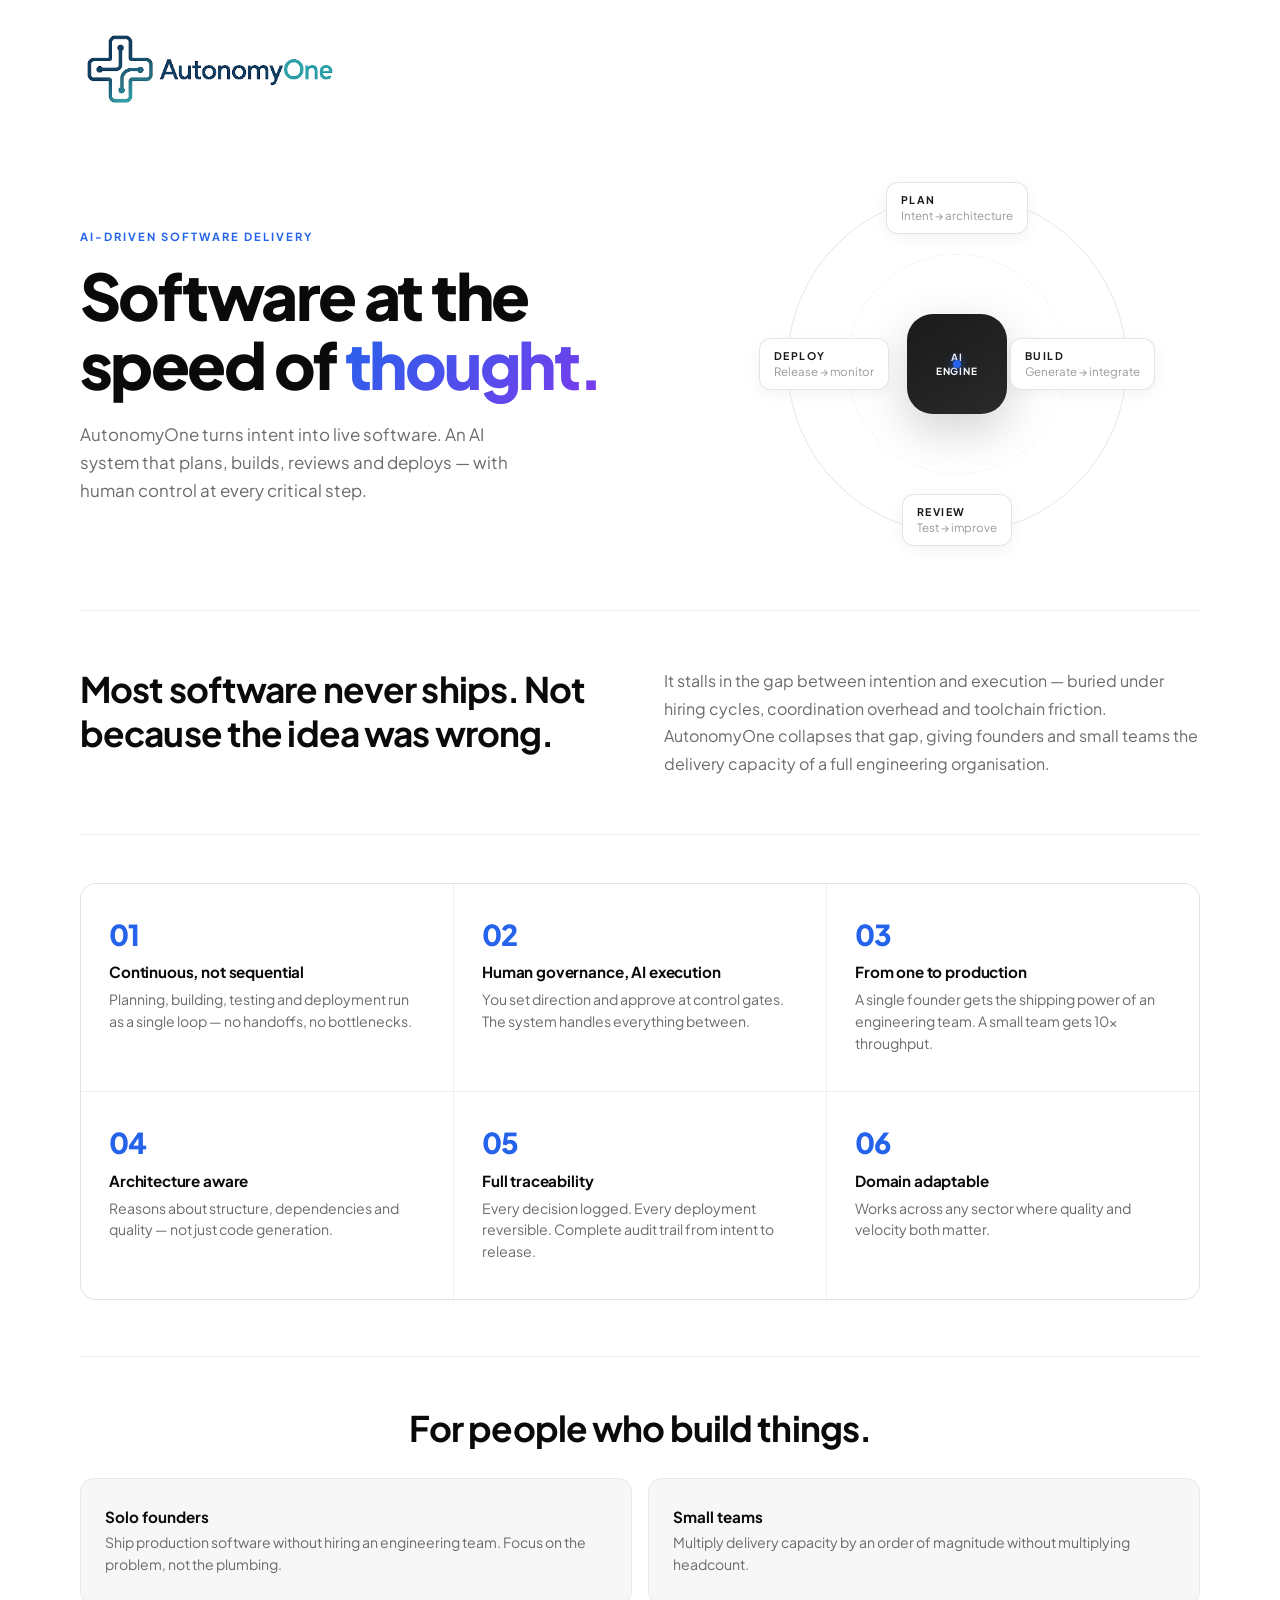
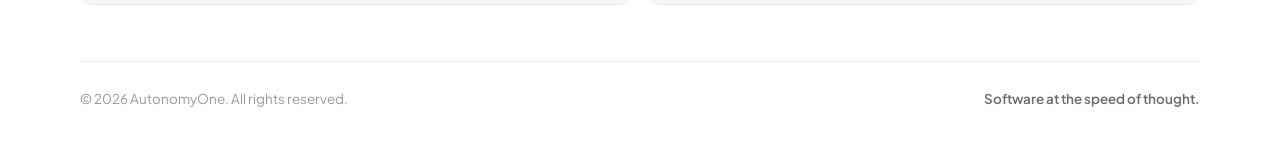
<file: index.html>
<!doctype html>
<html lang="en">
<head>
  <meta charset="utf-8">
  <meta name="viewport" content="width=device-width, initial-scale=1">
  <title>AutonomyOne | Software at the speed of thought</title>
  <meta name="description" content="AutonomyOne turns intent into live software through AI-driven planning, building, reviewing and deployment.">
  <meta name="theme-color" content="#0a0a0a">
  <link rel="icon" type="image/png" href="assets/favicon.png">
  <link rel="preconnect" href="https://fonts.googleapis.com">
  <link rel="preconnect" href="https://fonts.gstatic.com" crossorigin>
  <link href="https://fonts.googleapis.com/css2?family=Plus+Jakarta+Sans:wght@400;500;600;700;800&display=swap" rel="stylesheet">

  <style>
    :root {
      --black: #0a0a0a;
      --ink: #1a1a1a;
      --ink-mid: #404040;
      --muted: #6b6b6b;
      --faint: #999;
      --line: rgba(0,0,0,0.06);
      --line-strong: rgba(0,0,0,0.1);
      --accent: #2563eb;
      --accent-soft: rgba(37,99,235,0.08);
      --surface: #f7f7f8;
      --white: #fff;
    }

    *,*::before,*::after{box-sizing:border-box;margin:0;padding:0}
    html{scroll-behavior:smooth}

    body {
      font-family: 'Plus Jakarta Sans', system-ui, -apple-system, sans-serif;
      color: var(--ink);
      background: var(--white);
      overflow-x: hidden;
      -webkit-font-smoothing: antialiased;
      -moz-osx-font-smoothing: grayscale;
    }

    a{color:inherit;text-decoration:none}

    .wrap {
      width: min(1120px, calc(100% - 48px));
      margin: 0 auto;
    }

    /* ─── HEADER ─── */
    .site-header { padding: 28px 0 0; }

    .brand img {
      display: block;
      width: min(260px, 56vw);
      height: auto;
    }

    /* ─── HERO ─── */
    .hero {
      display: grid;
      grid-template-columns: 1.1fr 0.9fr;
      gap: 40px;
      align-items: center;
      padding: 64px 0 56px;
    }

    .eyebrow {
      display: inline-block;
      font-size: 0.7rem;
      font-weight: 700;
      letter-spacing: 0.18em;
      text-transform: uppercase;
      color: var(--accent);
      margin-bottom: 18px;
      opacity: 0;
      animation: fadeUp .5s ease forwards .15s;
    }

    h1 {
      font-size: clamp(2.6rem, 5vw, 4rem);
      font-weight: 800;
      line-height: 1.08;
      letter-spacing: -0.04em;
      color: var(--black);
      opacity: 0;
      animation: fadeUp .6s ease forwards .25s;
    }

    h1 em {
      font-style: normal;
      background: linear-gradient(135deg, var(--accent), #7c3aed);
      -webkit-background-clip: text;
      background-clip: text;
      color: transparent;
    }

    .lede {
      margin-top: 22px;
      font-size: 1.06rem;
      line-height: 1.65;
      color: var(--muted);
      max-width: 460px;
      opacity: 0;
      animation: fadeUp .6s ease forwards .38s;
    }

    /* ─── LOOP VISUAL ─── */
    .hero-visual {
      display: grid;
      place-items: center;
      opacity: 0;
      animation: fadeIn .8s ease forwards .45s;
    }

    .loop-container {
      position: relative;
      width: 380px;
      height: 380px;
    }

    .orbit {
      position: absolute;
      border-radius: 50%;
      top: 50%; left: 50%;
      transform: translate(-50%,-50%);
    }

    .orbit--outer {
      width: 340px; height: 340px;
      border: 1px solid var(--line-strong);
    }
    .orbit--mid {
      width: 220px; height: 220px;
      border: 1px dashed var(--line);
    }

    .loop-core {
      position: absolute;
      top: 50%; left: 50%;
      transform: translate(-50%,-50%);
      z-index: 2;
      width: 100px; height: 100px;
      border-radius: 26px;
      display: grid;
      place-items: center;
      background: linear-gradient(145deg, var(--ink), #2a2a2a);
      box-shadow: 0 16px 48px rgba(0,0,0,0.18);
    }

    .loop-core span {
      font-size: 0.62rem;
      font-weight: 700;
      letter-spacing: 0.1em;
      text-transform: uppercase;
      color: #fff;
      text-align: center;
      line-height: 1.45;
    }

    .stage {
      position: absolute;
      z-index: 3;
      background: var(--white);
      border: 1px solid var(--line-strong);
      border-radius: 12px;
      padding: 10px 14px;
      box-shadow: 0 4px 16px rgba(0,0,0,0.05);
      white-space: nowrap;
    }

    .stage-label {
      font-size: 0.66rem;
      font-weight: 700;
      letter-spacing: 0.14em;
      text-transform: uppercase;
      color: var(--ink);
    }

    .stage-sub {
      font-size: 0.72rem;
      color: var(--faint);
      margin-top: 2px;
    }

    .stage--plan   { top: 8px; left: 50%; transform: translateX(-50%); }
    .stage--build  { right: -8px; top: 50%; transform: translateY(-50%); }
    .stage--review { bottom: 8px; left: 50%; transform: translateX(-50%); }
    .stage--deploy { left: -8px; top: 50%; transform: translateY(-50%); }

    .particle {
      position: absolute;
      top: 50%; left: 50%;
      width: 8px; height: 8px;
      margin: -4px 0 0 -4px;
      z-index: 4;
      animation: spin 14s linear infinite;
    }

    .particle::before {
      content: "";
      display: block;
      width: 8px; height: 8px;
      border-radius: 50%;
      background: var(--accent);
      box-shadow: 0 0 10px var(--accent), 0 0 28px rgba(37,99,235,0.2);
    }

    @keyframes spin {
      from { transform: rotate(0deg) translateX(170px) rotate(0deg); }
      to   { transform: rotate(360deg) translateX(170px) rotate(-360deg); }
    }

    /* ─── DIVIDER ─── */
    .divider { height: 1px; background: var(--line); }

    /* ─── MANIFESTO ─── */
    .manifesto { padding: 56px 0; }

    .manifesto-inner {
      display: grid;
      grid-template-columns: 1fr 1fr;
      gap: 48px;
      align-items: start;
    }

    .manifesto h2 {
      font-size: clamp(1.6rem, 3vw, 2.2rem);
      font-weight: 700;
      line-height: 1.25;
      letter-spacing: -0.025em;
      color: var(--black);
    }

    .manifesto p {
      font-size: 1rem;
      line-height: 1.72;
      color: var(--muted);
    }

    /* ─── SIGNALS ─── */
    .signals { padding: 48px 0 56px; }

    .signals-grid {
      display: grid;
      grid-template-columns: repeat(3, 1fr);
      gap: 1px;
      background: var(--line);
      border: 1px solid var(--line);
      border-radius: 16px;
      overflow: hidden;
    }

    .signal-cell {
      padding: 36px 28px;
      background: var(--white);
    }

    .signal-num {
      font-size: 1.8rem;
      font-weight: 800;
      color: var(--accent);
      line-height: 1;
      letter-spacing: -0.04em;
    }

    .signal-cell h3 {
      font-size: 0.95rem;
      font-weight: 700;
      letter-spacing: -0.01em;
      margin-top: 14px;
      color: var(--black);
    }

    .signal-cell p {
      margin-top: 8px;
      color: var(--muted);
      font-size: 0.88rem;
      line-height: 1.55;
    }

    /* ─── AUDIENCE ─── */
    .audience { padding: 48px 0 56px; }

    .audience h2 {
      font-size: clamp(1.6rem, 3vw, 2.2rem);
      font-weight: 700;
      letter-spacing: -0.025em;
      color: var(--black);
      margin-bottom: 28px;
      text-align: center;
    }

    .audience-items {
      display: grid;
      grid-template-columns: 1fr 1fr;
      gap: 16px;
    }

    .audience-card {
      padding: 28px 24px;
      border-radius: 14px;
      background: var(--surface);
      border: 1px solid var(--line);
    }

    .audience-card h3 {
      font-size: 0.95rem;
      font-weight: 700;
      margin-bottom: 6px;
      color: var(--black);
    }

    .audience-card p {
      color: var(--muted);
      font-size: 0.88rem;
      line-height: 1.55;
    }

    /* ─── FOOTER ─── */
    footer {
      border-top: 1px solid var(--line);
      padding: 28px 0 36px;
      display: flex;
      justify-content: space-between;
      align-items: center;
      color: var(--faint);
      font-size: 0.84rem;
    }

    footer .tagline {
      font-weight: 600;
      color: var(--muted);
    }

    /* ─── ANIMATIONS ─── */
    @keyframes fadeUp {
      from { opacity:0; transform:translateY(14px) }
      to   { opacity:1; transform:translateY(0) }
    }
    @keyframes fadeIn {
      from { opacity:0 }
      to   { opacity:1 }
    }

    .reveal {
      opacity: 0;
      transform: translateY(16px);
      transition: opacity .5s ease, transform .5s ease;
    }
    .reveal.visible {
      opacity: 1;
      transform: translateY(0);
    }

    /* ─── RESPONSIVE ─── */
    @media (max-width: 960px) {
      .hero {
        grid-template-columns: 1fr;
        padding: 48px 0 40px;
        gap: 32px;
      }
      .hero-visual { order: -1; }
      .loop-container { width: 320px; height: 320px; }
      .orbit--outer { width: 280px; height: 280px; }
      .orbit--mid { width: 180px; height: 180px; }
      .loop-core { width: 86px; height: 86px; border-radius: 22px; }
      .loop-core span { font-size: 0.56rem; }
      @keyframes spin {
        from { transform: rotate(0deg) translateX(140px) rotate(0deg); }
        to   { transform: rotate(360deg) translateX(140px) rotate(-360deg); }
      }
      .signals-grid { grid-template-columns: 1fr 1fr; }
    }

    @media (max-width: 640px) {
      .wrap { width: calc(100% - 28px); }
      .hero { padding: 36px 0 32px; }
      .loop-container { width: 270px; height: 270px; }
      .orbit--outer { width: 240px; height: 240px; }
      .orbit--mid { width: 154px; height: 154px; }
      .loop-core { width: 74px; height: 74px; border-radius: 18px; }
      @keyframes spin {
        from { transform: rotate(0deg) translateX(120px) rotate(0deg); }
        to   { transform: rotate(360deg) translateX(120px) rotate(-360deg); }
      }
      .manifesto { padding: 40px 0; }
      .manifesto-inner { grid-template-columns: 1fr; gap: 16px; }
      .signals { padding: 36px 0 40px; }
      .signals-grid { grid-template-columns: 1fr; }
      .audience { padding: 36px 0 40px; }
      .audience-items { grid-template-columns: 1fr; }
      footer { flex-direction: column; align-items: flex-start; gap: 6px; }
    }

    @media (prefers-reduced-motion: reduce) {
      *,*::before,*::after {
        animation-duration: .01ms !important;
        animation-iteration-count: 1 !important;
        transition-duration: .01ms !important;
      }
    }
  </style>
</head>

<body>

<div class="wrap">

  <header class="site-header">
    <a class="brand" href="/" aria-label="AutonomyOne home">
      <img src="assets/autonomyone-logo.png" alt="AutonomyOne">
    </a>
  </header>

  <main>

    <section class="hero">
      <div class="hero-copy">
        <p class="eyebrow">AI-driven software delivery</p>
        <h1>Software at the<br>speed of <em>thought.</em></h1>
        <p class="lede">
          AutonomyOne turns intent into live software. An AI system that
          plans, builds, reviews and deploys — with human control at
          every critical step.
        </p>
      </div>

      <div class="hero-visual" aria-label="Delivery loop">
        <div class="loop-container">
          <div class="orbit orbit--outer"></div>
          <div class="orbit orbit--mid"></div>
          <div class="loop-core"><span>AI<br>Engine</span></div>

          <div class="stage stage--plan">
            <div class="stage-label">Plan</div>
            <div class="stage-sub">Intent → architecture</div>
          </div>
          <div class="stage stage--build">
            <div class="stage-label">Build</div>
            <div class="stage-sub">Generate → integrate</div>
          </div>
          <div class="stage stage--review">
            <div class="stage-label">Review</div>
            <div class="stage-sub">Test → improve</div>
          </div>
          <div class="stage stage--deploy">
            <div class="stage-label">Deploy</div>
            <div class="stage-sub">Release → monitor</div>
          </div>

          <div class="particle" aria-hidden="true"></div>
        </div>
      </div>
    </section>

    <div class="divider"></div>

    <section class="manifesto reveal">
      <div class="manifesto-inner">
        <h2>Most software never ships. Not because the idea was wrong.</h2>
        <p>
          It stalls in the gap between intention and execution — buried under
          hiring cycles, coordination overhead and toolchain friction. AutonomyOne
          collapses that gap, giving founders and small teams the delivery
          capacity of a full engineering organisation.
        </p>
      </div>
    </section>

    <div class="divider"></div>

    <section class="signals reveal">
      <div class="signals-grid">
        <div class="signal-cell">
          <div class="signal-num">01</div>
          <h3>Continuous, not sequential</h3>
          <p>Planning, building, testing and deployment run as a single loop — no handoffs, no bottlenecks.</p>
        </div>
        <div class="signal-cell">
          <div class="signal-num">02</div>
          <h3>Human governance, AI execution</h3>
          <p>You set direction and approve at control gates. The system handles everything between.</p>
        </div>
        <div class="signal-cell">
          <div class="signal-num">03</div>
          <h3>From one to production</h3>
          <p>A single founder gets the shipping power of an engineering team. A small team gets 10x throughput.</p>
        </div>
        <div class="signal-cell">
          <div class="signal-num">04</div>
          <h3>Architecture aware</h3>
          <p>Reasons about structure, dependencies and quality — not just code generation.</p>
        </div>
        <div class="signal-cell">
          <div class="signal-num">05</div>
          <h3>Full traceability</h3>
          <p>Every decision logged. Every deployment reversible. Complete audit trail from intent to release.</p>
        </div>
        <div class="signal-cell">
          <div class="signal-num">06</div>
          <h3>Domain adaptable</h3>
          <p>Works across any sector where quality and velocity both matter.</p>
        </div>
      </div>
    </section>

    <div class="divider"></div>

    <section class="audience reveal">
      <h2>For people who build things.</h2>
      <div class="audience-items">
        <div class="audience-card">
          <h3>Solo founders</h3>
          <p>Ship production software without hiring an engineering team. Focus on the problem, not the plumbing.</p>
        </div>
        <div class="audience-card">
          <h3>Small teams</h3>
          <p>Multiply delivery capacity by an order of magnitude without multiplying headcount.</p>
        </div>
      </div>
    </section>

  </main>

  <footer>
    <span>&copy; 2026 AutonomyOne. All rights reserved.</span>
    <span class="tagline">Software at the speed of thought.</span>
  </footer>

</div>

<script>
  const obs = new IntersectionObserver(entries => {
    entries.forEach(e => {
      if (e.isIntersecting) { e.target.classList.add('visible'); obs.unobserve(e.target); }
    });
  }, { threshold: 0.12 });
  document.querySelectorAll('.reveal').forEach(el => obs.observe(el));
</script>

</body>
</html>
</file>
